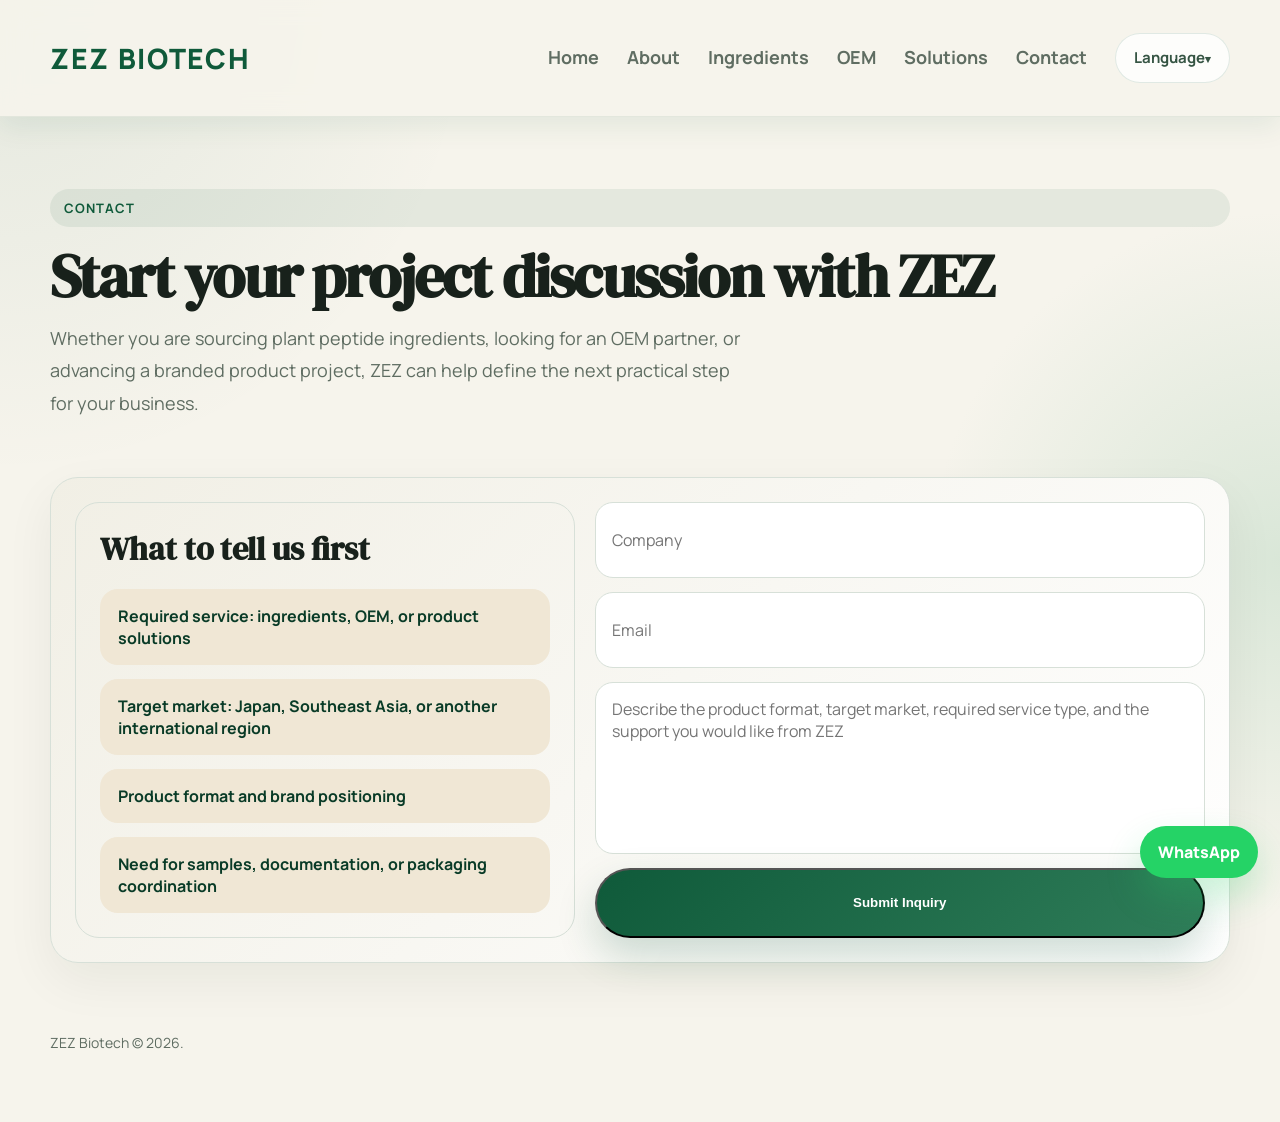
<file: contact.html>
<!DOCTYPE html>
<html lang="en">
<head>
  <meta charset="UTF-8">
  <meta name="viewport" content="width=device-width, initial-scale=1.0">
  <title>Contact | ZEZ Biotech</title>
  <link rel="preconnect" href="https://fonts.googleapis.com">
  <link rel="preconnect" href="https://fonts.gstatic.com" crossorigin>
  <link href="https://fonts.googleapis.com/css2?family=Manrope:wght@400;500;700;800&family=DM+Serif+Display&family=Noto+Sans+SC:wght@400;500;700;800&family=Noto+Sans+JP:wght@400;500;700;800&display=swap" rel="stylesheet">
  <link rel="stylesheet" href="styles.css">
</head>
<body>
  <header class="topbar">
    <div class="container nav">
      <a class="brand" href="index.html"><span style="display:inline-flex;align-items:center;min-height:74px;color:var(--primary);font-size:28px;font-weight:800;letter-spacing:0.06em;text-transform:uppercase;">ZEZ Biotech</span></a>
      <div class="nav-tools">
        <nav class="nav-links">
          <a href="index.html"><span class="i18n compact"><span class="lang zh">首页</span><span class="lang en">Home</span><span class="lang ja">ホーム</span></span></a>
          <a href="about.html"><span class="i18n compact"><span class="lang zh">关于我们</span><span class="lang en">About</span><span class="lang ja">会社概要</span></span></a>
          <a href="ingredients.html"><span class="i18n compact"><span class="lang zh">原料</span><span class="lang en">Ingredients</span><span class="lang ja">原料</span></span></a>
          <a href="oem.html"><span class="i18n compact"><span class="lang zh">代工服务</span><span class="lang en">OEM</span><span class="lang ja">OEM</span></span></a>
          <a href="solutions.html"><span class="i18n compact"><span class="lang zh">产品方案</span><span class="lang en">Solutions</span><span class="lang ja">製品ソリューション</span></span></a>
          <a href="contact.html"><span class="i18n compact"><span class="lang zh">联系我们</span><span class="lang en">Contact</span><span class="lang ja">お問い合わせ</span></span></a>
          <details class="lang-nav" data-lang-menu>
            <summary class="i18n compact"><span class="lang zh">语言</span><span class="lang en">Language</span><span class="lang ja">言語</span></summary>
            <div class="lang-nav-panel">
              <button type="button" data-lang-button="en">English</button>
              <button type="button" data-lang-button="zh">中文</button>
              <button type="button" data-lang-button="ja">日本語</button>
            </div>
          </details>
        </nav>
      </div>
    </div>
  </header>

  <main>
    <section class="page-hero">
      <div class="container">
        <span class="eyebrow i18n compact"><span class="lang zh">联系我们</span><span class="lang en">Contact</span><span class="lang ja">お問い合わせ</span></span>
        <h1 class="i18n"><span class="lang zh">与 ZEZ 启动项目沟通</span><span class="lang en">Start your project discussion with ZEZ</span><span class="lang ja">ZEZ と案件相談を始める</span></h1>
        <p class="i18n"><span class="lang zh">无论你正在寻找植物多肽原料、OEM 合作伙伴，还是希望推进品牌产品项目，ZEZ 都可以根据项目阶段提供更清晰的下一步建议。</span><span class="lang en">Whether you are sourcing plant peptide ingredients, looking for an OEM partner, or advancing a branded product project, ZEZ can help define the next practical step for your business.</span><span class="lang ja">植物ペプチド原料の調達、OEM 協業先の検討、ブランド製品案件の推進など、案件段階に応じて次の実務ステップをご提案できます。</span></p>
      </div>
    </section>

    <section class="block">
      <div class="container contact-box">
        <article class="content-block content-block-plain">
          <h2 class="i18n"><span class="lang zh">建议先提供的信息</span><span class="lang en">What to tell us first</span><span class="lang ja">最初に共有いただきたい内容</span></h2>
          <div class="feature-list">
            <div class="feature i18n compact"><span class="lang zh">所需服务类型：原料、OEM 或产品方案</span><span class="lang en">Required service: ingredients, OEM, or product solutions</span><span class="lang ja">必要なサービス: 原料、OEM、製品提案</span></div>
            <div class="feature i18n compact"><span class="lang zh">目标市场：日本、东南亚或其他国际区域</span><span class="lang en">Target market: Japan, Southeast Asia, or another international region</span><span class="lang ja">対象市場: 日本、東南アジア、その他海外地域</span></div>
            <div class="feature i18n compact"><span class="lang zh">产品形式与品牌定位</span><span class="lang en">Product format and brand positioning</span><span class="lang ja">商品形態とブランド方向</span></div>
            <div class="feature i18n compact"><span class="lang zh">样品、文件包或包装协同需求</span><span class="lang en">Need for samples, documentation, or packaging coordination</span><span class="lang ja">サンプル、資料、包装連携の要否</span></div>
          </div>
        </article>
        <form class="contact-form" onsubmit="event.preventDefault(); alert('Preview only. The real form will be connected later.');">
          <input type="text" data-ph-zh="公司名称" data-ph-en="Company" data-ph-ja="会社名" placeholder="Company">
          <input type="email" data-ph-zh="邮箱" data-ph-en="Email" data-ph-ja="メールアドレス" placeholder="Email">
          <textarea data-ph-zh="请描述产品形式、目标市场、所需服务类型，以及你希望 ZEZ 提供的支持内容" data-ph-en="Describe the product format, target market, required service type, and the support you would like from ZEZ" data-ph-ja="商品形態、対象市場、必要なサービス内容、そして ZEZ に希望する支援内容をご記入ください" placeholder="Describe the product format, target market, required service type, and the support you would like from ZEZ"></textarea>
          <button class="btn btn-primary" type="submit"><span class="i18n compact"><span class="lang zh">提交需求</span><span class="lang en">Submit Inquiry</span><span class="lang ja">送信する</span></span></button>
        </form>
      </div>
    </section>
  </main>

  <footer class="footer"><div class="container">ZEZ Biotech © 2026.</div></footer>
  <a class="whatsapp" href="https://wa.me/6598537298" target="_blank" rel="noreferrer">WhatsApp</a>
  <script src="i18n.js"></script>
</body>
</html>
</file>
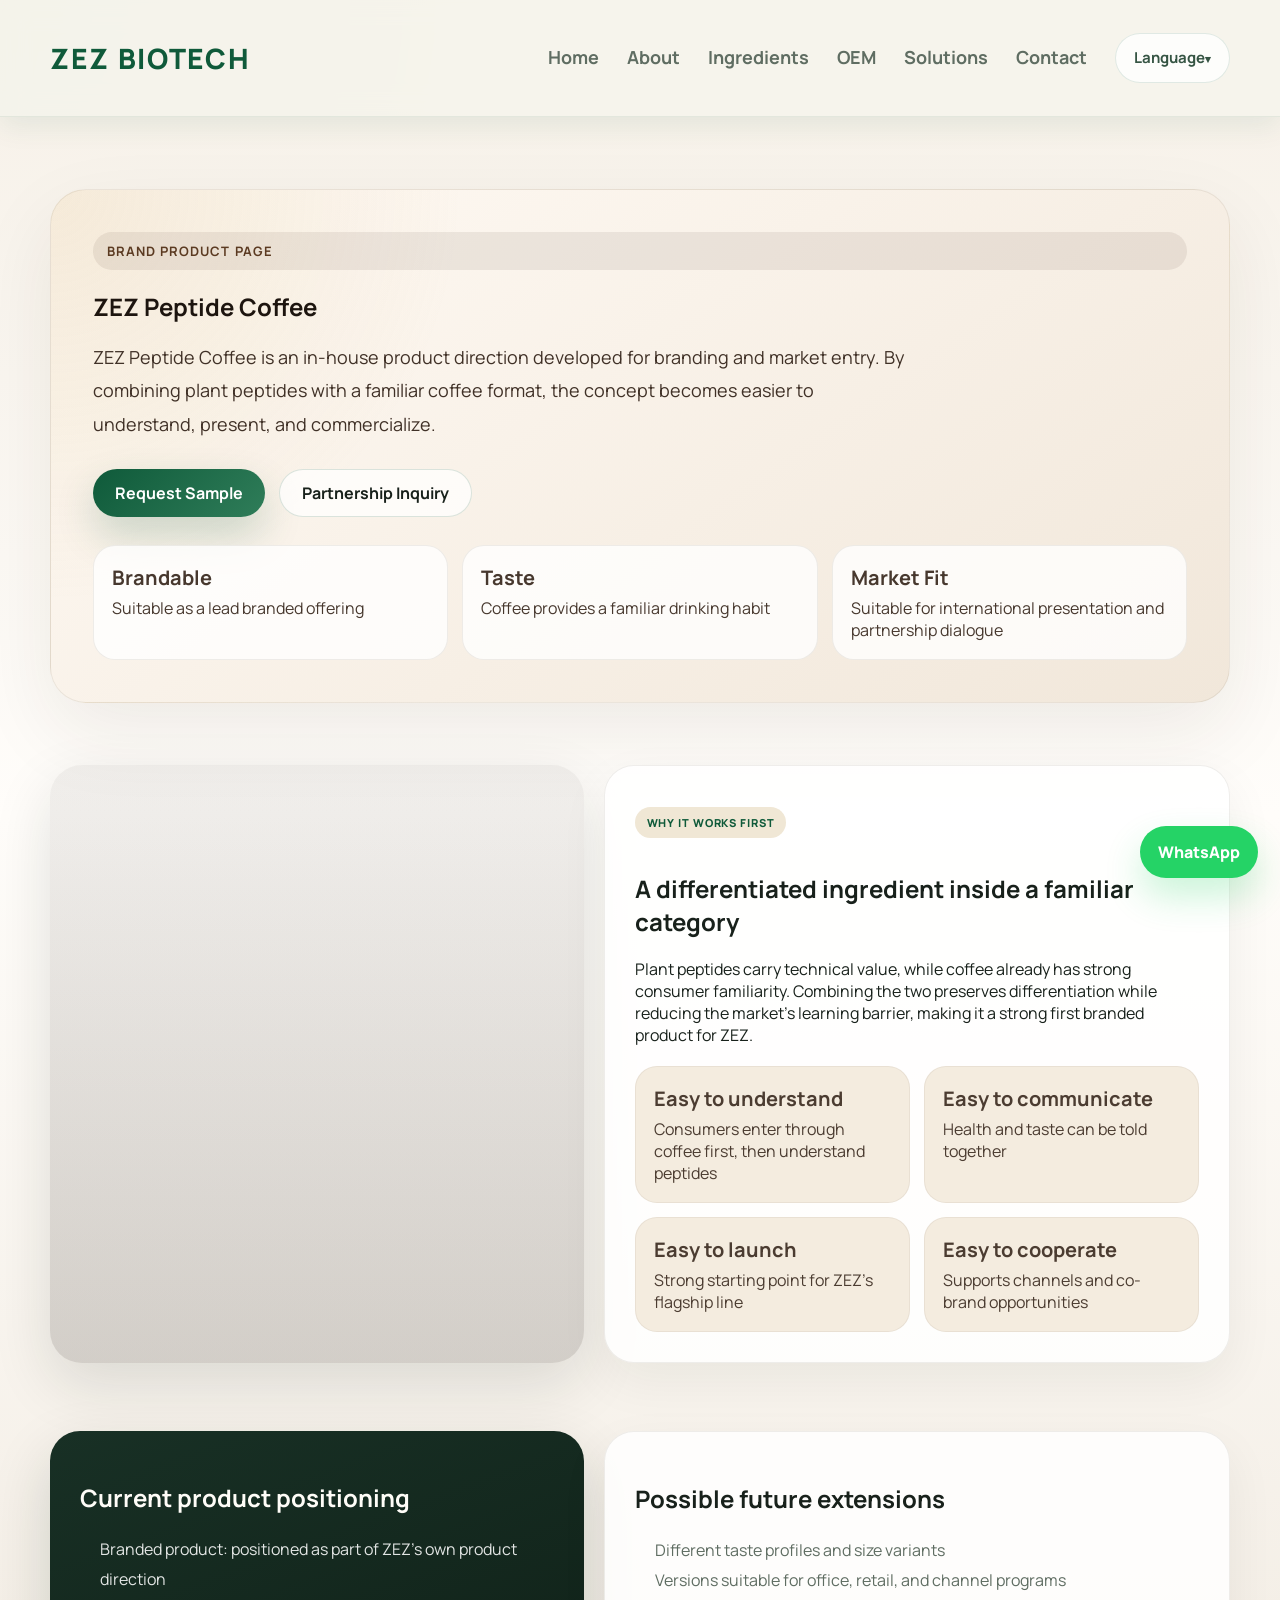
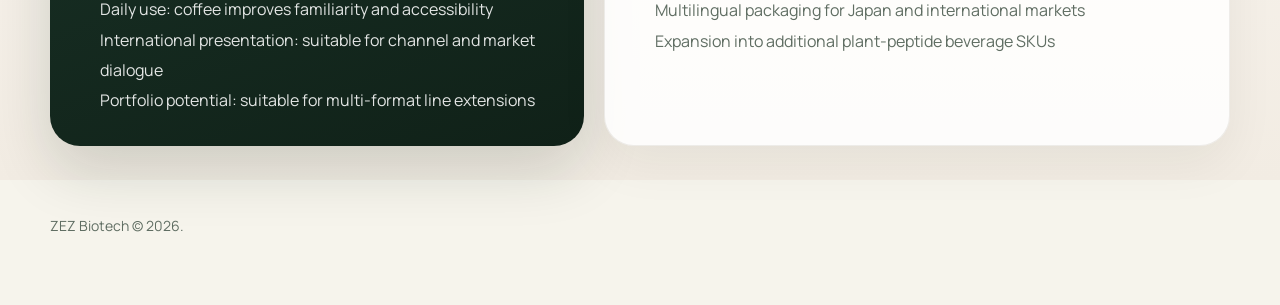
<file: peptide-coffee.html>
<!DOCTYPE html>
<html lang="en">
<head>
  <meta charset="UTF-8">
  <meta name="viewport" content="width=device-width, initial-scale=1.0">
  <title>Peptide Coffee | ZEZ Biotech</title>
  <link rel="preconnect" href="https://fonts.googleapis.com">
  <link rel="preconnect" href="https://fonts.gstatic.com" crossorigin>
  <link href="https://fonts.googleapis.com/css2?family=Manrope:wght@400;500;700;800&family=DM+Serif+Display&family=Noto+Sans+SC:wght@400;500;700;800&family=Noto+Sans+JP:wght@400;500;700;800&display=swap" rel="stylesheet">
  <link rel="stylesheet" href="styles.css">
</head>
<body>
  <header class="topbar">
    <div class="container nav">
      <a class="brand" href="index.html"><span style="display:inline-flex;align-items:center;min-height:74px;color:var(--primary);font-size:28px;font-weight:800;letter-spacing:0.06em;text-transform:uppercase;">ZEZ Biotech</span></a>
      <div class="nav-tools">
        <nav class="nav-links">
          <a href="index.html"><span class="i18n compact"><span class="lang zh">首页</span><span class="lang en">Home</span><span class="lang ja">ホーム</span></span></a>
          <a href="about.html"><span class="i18n compact"><span class="lang zh">关于我们</span><span class="lang en">About</span><span class="lang ja">会社概要</span></span></a>
          <a href="ingredients.html"><span class="i18n compact"><span class="lang zh">原料</span><span class="lang en">Ingredients</span><span class="lang ja">原料</span></span></a>
          <a href="oem.html"><span class="i18n compact"><span class="lang zh">代工服务</span><span class="lang en">OEM</span><span class="lang ja">OEM</span></span></a>
          <a href="solutions.html"><span class="i18n compact"><span class="lang zh">产品方案</span><span class="lang en">Solutions</span><span class="lang ja">製品ソリューション</span></span></a>
          <a href="contact.html"><span class="i18n compact"><span class="lang zh">联系我们</span><span class="lang en">Contact</span><span class="lang ja">お問い合わせ</span></span></a>
          <details class="lang-nav" data-lang-menu>
            <summary class="i18n compact"><span class="lang zh">语言</span><span class="lang en">Language</span><span class="lang ja">言語</span></summary>
            <div class="lang-nav-panel">
              <button type="button" data-lang-button="en">English</button>
              <button type="button" data-lang-button="zh">中文</button>
              <button type="button" data-lang-button="ja">日本語</button>
            </div>
          </details>
        </nav>
      </div>
    </div>
  </header>

  <main class="coffee-page-v2">
    <section class="coffee-v2-hero">
      <div class="container">
        <div class="coffee-v2-box">
          <span class="eyebrow i18n compact"><span class="lang zh">品牌产品页</span><span class="lang en">Brand Product Page</span><span class="lang ja">ブランド製品ページ</span></span>
          <h1 class="i18n"><span class="lang zh">ZEZ 多肽咖啡</span><span class="lang en">ZEZ Peptide Coffee</span><span class="lang ja">ZEZ ペプチドコーヒー</span></h1>
          <p class="i18n">
            <span class="lang zh">ZEZ 多肽咖啡是面向品牌化与市场导入而打造的自有产品方向。它以成熟的咖啡消费场景承接植物多肽原料，使产品更容易理解、传播与展示。</span>
            <span class="lang en">ZEZ Peptide Coffee is an in-house product direction developed for branding and market entry. By combining plant peptides with a familiar coffee format, the concept becomes easier to understand, present, and commercialize.</span>
            <span class="lang ja">ZEZ ペプチドコーヒーは、ブランド化と市場導入を前提に設計された自社製品方向です。植物ペプチドを馴染みあるコーヒー形式に組み込むことで、理解しやすく、伝えやすく、商業化しやすい提案になります。</span>
          </p>
          <div class="hero-actions">
            <a class="btn btn-primary" href="contact.html"><span class="i18n compact"><span class="lang zh">申请样品</span><span class="lang en">Request Sample</span><span class="lang ja">サンプル依頼</span></span></a>
            <a class="btn btn-secondary" href="contact.html"><span class="i18n compact"><span class="lang zh">渠道合作</span><span class="lang en">Partnership Inquiry</span><span class="lang ja">提携相談</span></span></a>
          </div>
          <div class="coffee-v2-kpis">
            <div class="coffee-v2-kpi">
              <strong class="i18n compact"><span class="lang zh">品牌化</span><span class="lang en">Brandable</span><span class="lang ja">ブランド化</span></strong>
              <span class="i18n compact"><span class="lang zh">适合作为 ZEZ 品牌产品入口</span><span class="lang en">Suitable as a lead branded offering</span><span class="lang ja">ブランド導入商品として適する</span></span>
            </div>
            <div class="coffee-v2-kpi">
              <strong class="i18n compact"><span class="lang zh">美味</span><span class="lang en">Taste</span><span class="lang ja">おいしさ</span></strong>
              <span class="i18n compact"><span class="lang zh">咖啡提供熟悉的饮用场景</span><span class="lang en">Coffee provides a familiar drinking habit</span><span class="lang ja">コーヒーが馴染みある飲用習慣を提供</span></span>
            </div>
            <div class="coffee-v2-kpi">
              <strong class="i18n compact"><span class="lang zh">市场性</span><span class="lang en">Market Fit</span><span class="lang ja">市場適合</span></strong>
              <span class="i18n compact"><span class="lang zh">适合作为国际展示与合作沟通产品</span><span class="lang en">Suitable for international presentation and partnership dialogue</span><span class="lang ja">海外展示や提携商談に適する</span></span>
            </div>
          </div>
        </div>
      </div>
    </section>

    <section class="block">
      <div class="container coffee-v2-grid">
        <div class="coffee-v2-image" style="background: linear-gradient(180deg, rgba(17, 11, 8, 0.06), rgba(17, 11, 8, 0.16)), url('https://images.unsplash.com/photo-1509042239860-f550ce710b93?auto=format&fit=crop&w=1600&q=80') center/cover no-repeat;"></div>
        <article class="coffee-v2-panel-light">
          <p class="card-label i18n compact"><span class="lang zh">为什么它适合先上市</span><span class="lang en">Why It Works First</span><span class="lang ja">なぜ先に上市しやすいか</span></p>
          <h2 class="i18n"><span class="lang zh">用成熟品类承接差异化原料</span><span class="lang en">A differentiated ingredient inside a familiar category</span><span class="lang ja">差別化原料を成熟カテゴリに落とし込む</span></h2>
          <p class="i18n">
            <span class="lang zh">植物多肽具有技术门槛，而咖啡具备稳定的消费认知。把两者结合，可以在保留专业差异化的同时降低市场理解成本，这也是它适合作为 ZEZ 首发品牌产品的原因。</span>
            <span class="lang en">Plant peptides carry technical value, while coffee already has strong consumer familiarity. Combining the two preserves differentiation while reducing the market's learning barrier, making it a strong first branded product for ZEZ.</span>
            <span class="lang ja">植物ペプチドは技術的な価値を持ち、コーヒーは消費者認知の高いカテゴリです。両者を組み合わせることで差別化を保ちながら理解のハードルを下げられ、ZEZ の初期ブランド製品として適しています。</span>
          </p>
          <div class="coffee-v2-stat-grid">
            <div class="coffee-v2-stat">
              <strong class="i18n compact"><span class="lang zh">更容易理解</span><span class="lang en">Easy to understand</span><span class="lang ja">理解しやすい</span></strong>
              <span class="i18n compact"><span class="lang zh">消费者先理解咖啡，再理解肽</span><span class="lang en">Consumers enter through coffee first, then understand peptides</span><span class="lang ja">まずコーヒーから入り、次にペプチドを理解する</span></span>
            </div>
            <div class="coffee-v2-stat">
              <strong class="i18n compact"><span class="lang zh">更容易传播</span><span class="lang en">Easy to communicate</span><span class="lang ja">伝えやすい</span></strong>
              <span class="i18n compact"><span class="lang zh">健康与美味可以一起讲</span><span class="lang en">Health and taste can be told together</span><span class="lang ja">健康とおいしさを同時に語れる</span></span>
            </div>
            <div class="coffee-v2-stat">
              <strong class="i18n compact"><span class="lang zh">更容易上市</span><span class="lang en">Easy to launch</span><span class="lang ja">上市しやすい</span></strong>
              <span class="i18n compact"><span class="lang zh">适合作为 ZEZ 旗舰起点</span><span class="lang en">Strong starting point for ZEZ's flagship line</span><span class="lang ja">ZEZ 旗艦ラインの起点に適する</span></span>
            </div>
            <div class="coffee-v2-stat">
              <strong class="i18n compact"><span class="lang zh">更容易合作</span><span class="lang en">Easy to cooperate</span><span class="lang ja">協業しやすい</span></strong>
              <span class="i18n compact"><span class="lang zh">便于渠道与联名拓展</span><span class="lang en">Supports channels and co-brand opportunities</span><span class="lang ja">販路や共同企画へ広げやすい</span></span>
            </div>
          </div>
        </article>
      </div>
    </section>

    <section class="block">
      <div class="container coffee-v2-grid">
        <article class="coffee-v2-panel-dark">
          <h2 class="i18n"><span class="lang zh">当前产品表达重点</span><span class="lang en">Current product positioning</span><span class="lang ja">現在の製品ポジショニング</span></h2>
          <ul class="list">
            <li class="i18n"><span class="lang zh">品牌产品：作为 ZEZ 自有产品方向进行展示</span><span class="lang en">Branded product: positioned as part of ZEZ's own product direction</span><span class="lang ja">ブランド製品: ZEZ 自社製品方向として展開</span></li>
            <li class="i18n"><span class="lang zh">日常饮用：以咖啡形式提升理解度与接受度</span><span class="lang en">Daily use: coffee improves familiarity and accessibility</span><span class="lang ja">日常飲用: コーヒー形式が理解しやすさを高める</span></li>
            <li class="i18n"><span class="lang zh">国际展示：适合用于市场沟通与渠道接洽</span><span class="lang en">International presentation: suitable for channel and market dialogue</span><span class="lang ja">海外展示: 市場説明や販路商談に適する</span></li>
            <li class="i18n"><span class="lang zh">延展空间：可发展为多规格与多版本产品线</span><span class="lang en">Portfolio potential: suitable for multi-format line extensions</span><span class="lang ja">拡張性: 複数仕様へのライン展開が可能</span></li>
          </ul>
        </article>
        <article class="coffee-v2-panel-light">
          <h2 class="i18n"><span class="lang zh">未来可延展的版本</span><span class="lang en">Possible future extensions</span><span class="lang ja">今後の展開可能性</span></h2>
          <ul class="list">
            <li class="i18n"><span class="lang zh">不同口味与规格版本</span><span class="lang en">Different taste profiles and size variants</span><span class="lang ja">フレーバーや仕様違いへの展開</span></li>
            <li class="i18n"><span class="lang zh">适合办公、零售与渠道合作的版本</span><span class="lang en">Versions suitable for office, retail, and channel programs</span><span class="lang ja">オフィス、店頭、販路向け仕様</span></li>
            <li class="i18n"><span class="lang zh">面向日本与国际市场的多语包装</span><span class="lang en">Multilingual packaging for Japan and international markets</span><span class="lang ja">日本および海外市場向け多言語包装</span></li>
            <li class="i18n"><span class="lang zh">延伸到更多植物多肽饮品 SKU</span><span class="lang en">Expansion into additional plant-peptide beverage SKUs</span><span class="lang ja">他の植物ペプチド飲料 SKU への拡張</span></li>
          </ul>
        </article>
      </div>
    </section>
  </main>

  <footer class="footer"><div class="container">ZEZ Biotech © 2026.</div></footer>
  <a class="whatsapp" href="https://wa.me/6598537298" target="_blank" rel="noreferrer">WhatsApp</a>
  <script src="i18n.js"></script>
</body>
</html>
</file>
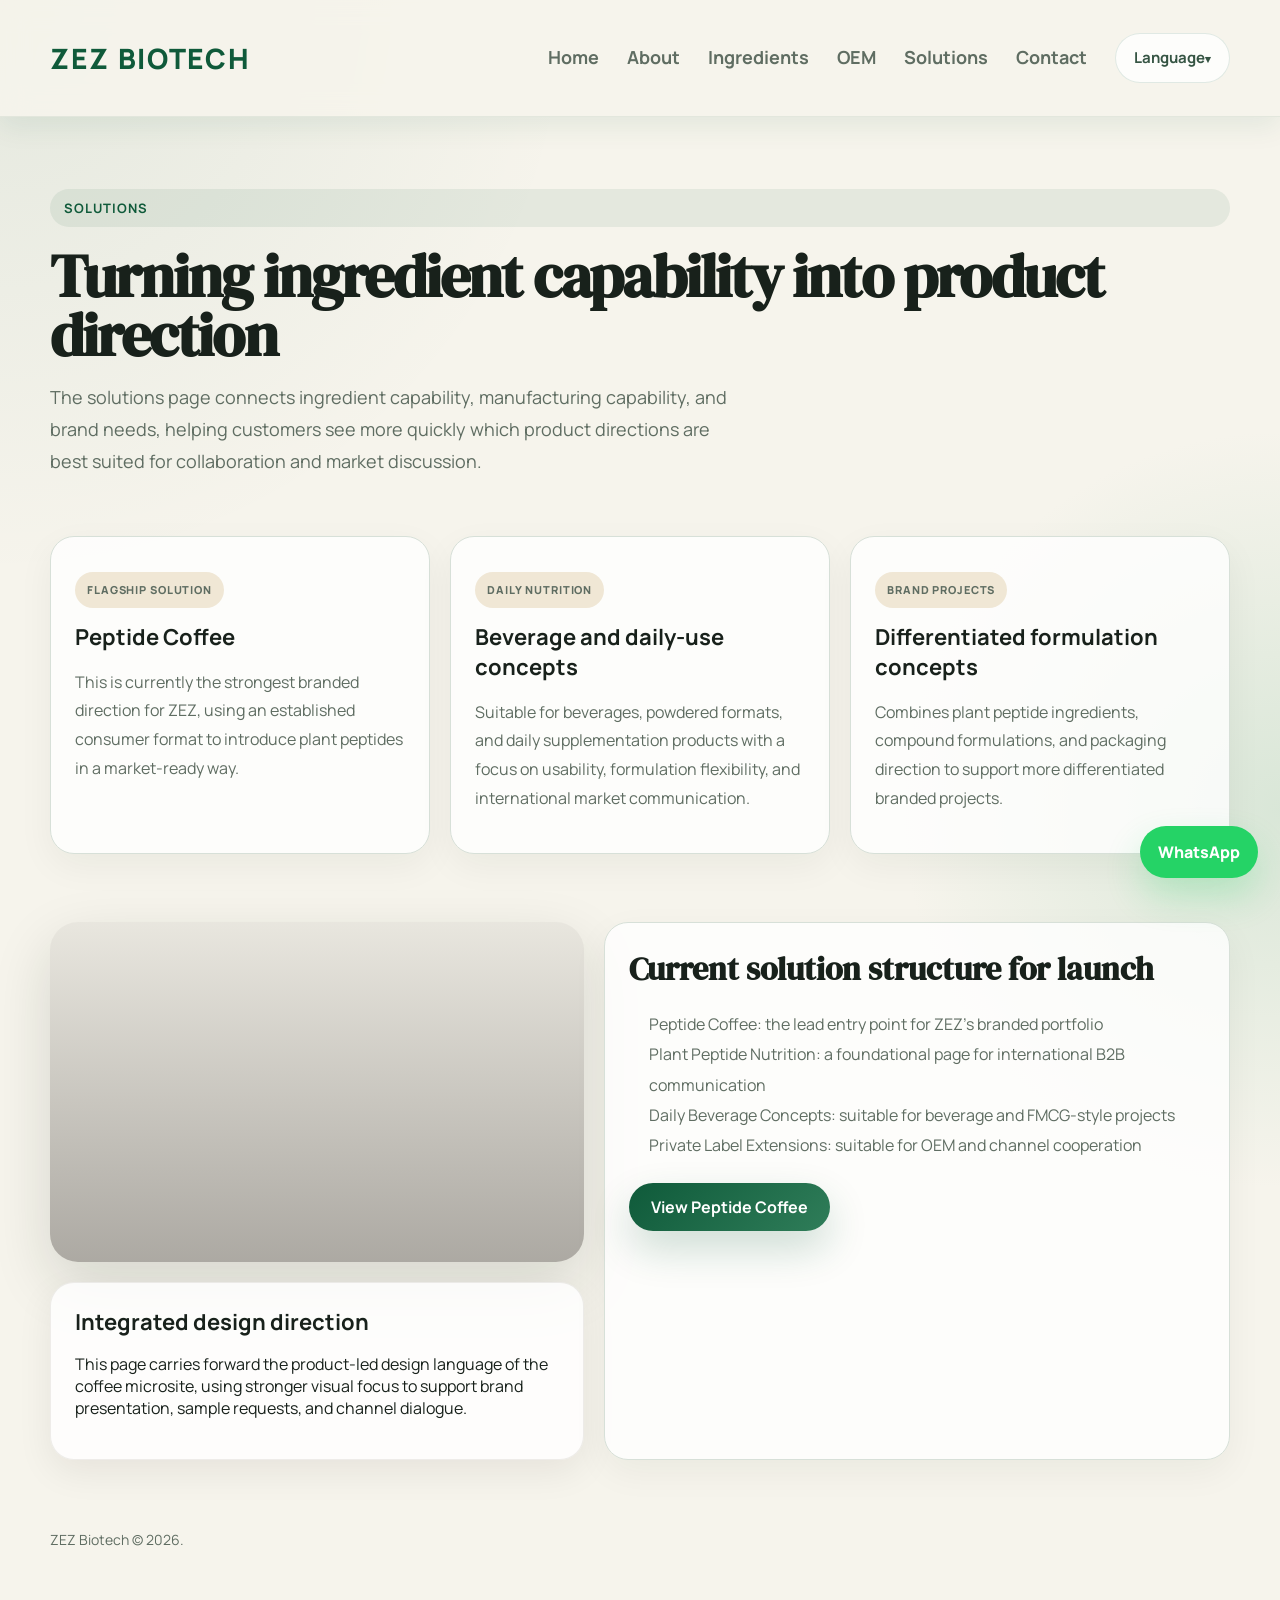
<file: solutions.html>
<!DOCTYPE html>
<html lang="en">
<head>
  <meta charset="UTF-8">
  <meta name="viewport" content="width=device-width, initial-scale=1.0">
  <title>Solutions | ZEZ Biotech</title>
  <link rel="preconnect" href="https://fonts.googleapis.com">
  <link rel="preconnect" href="https://fonts.gstatic.com" crossorigin>
  <link href="https://fonts.googleapis.com/css2?family=Manrope:wght@400;500;700;800&family=DM+Serif+Display&family=Noto+Sans+SC:wght@400;500;700;800&family=Noto+Sans+JP:wght@400;500;700;800&display=swap" rel="stylesheet">
  <link rel="stylesheet" href="styles.css">
</head>
<body>
  <header class="topbar">
    <div class="container nav">
      <a class="brand" href="index.html"><span style="display:inline-flex;align-items:center;min-height:74px;color:var(--primary);font-size:28px;font-weight:800;letter-spacing:0.06em;text-transform:uppercase;">ZEZ Biotech</span></a>
      <div class="nav-tools">
        <nav class="nav-links">
          <a href="index.html"><span class="i18n compact"><span class="lang zh">首页</span><span class="lang en">Home</span><span class="lang ja">ホーム</span></span></a>
          <a href="about.html"><span class="i18n compact"><span class="lang zh">关于我们</span><span class="lang en">About</span><span class="lang ja">会社概要</span></span></a>
          <a href="ingredients.html"><span class="i18n compact"><span class="lang zh">原料</span><span class="lang en">Ingredients</span><span class="lang ja">原料</span></span></a>
          <a href="oem.html"><span class="i18n compact"><span class="lang zh">代工服务</span><span class="lang en">OEM</span><span class="lang ja">OEM</span></span></a>
          <a href="solutions.html"><span class="i18n compact"><span class="lang zh">产品方案</span><span class="lang en">Solutions</span><span class="lang ja">製品ソリューション</span></span></a>
          <a href="contact.html"><span class="i18n compact"><span class="lang zh">联系我们</span><span class="lang en">Contact</span><span class="lang ja">お問い合わせ</span></span></a>
          <details class="lang-nav" data-lang-menu>
            <summary class="i18n compact"><span class="lang zh">语言</span><span class="lang en">Language</span><span class="lang ja">言語</span></summary>
            <div class="lang-nav-panel">
              <button type="button" data-lang-button="en">English</button>
              <button type="button" data-lang-button="zh">中文</button>
              <button type="button" data-lang-button="ja">日本語</button>
            </div>
          </details>
        </nav>
      </div>
    </div>
  </header>

  <main>
    <section class="page-hero">
      <div class="container">
        <span class="eyebrow i18n compact"><span class="lang zh">产品方案</span><span class="lang en">Solutions</span><span class="lang ja">製品ソリューション</span></span>
        <h1 class="i18n"><span class="lang zh">把原料能力转化为产品方向</span><span class="lang en">Turning ingredient capability into product direction</span><span class="lang ja">原料能力を製品方向へ変換する</span></h1>
        <p class="i18n"><span class="lang zh">Solutions 页面把原料能力、制造能力与品牌需求连接起来，让客户更快看到哪些产品方向更适合进入合作与市场沟通。</span><span class="lang en">The solutions page connects ingredient capability, manufacturing capability, and brand needs, helping customers see more quickly which product directions are best suited for collaboration and market discussion.</span><span class="lang ja">Solutions ページは、原料力、製造力、ブランドニーズをつなぎ、どの製品方向が協業や市場対話に適しているかを素早く理解できるようにします。</span></p>
      </div>
    </section>

    <section class="block">
      <div class="container grid-3">
        <article class="card">
          <p class="card-label i18n compact"><span class="lang zh">旗舰方案</span><span class="lang en">Flagship Solution</span><span class="lang ja">旗艦ソリューション</span></p>
          <h3 class="i18n"><span class="lang zh">Peptide Coffee</span><span class="lang en">Peptide Coffee</span><span class="lang ja">ペプチドコーヒー</span></h3>
          <p class="i18n"><span class="lang zh">这是 ZEZ 当前最适合作为品牌展示与市场切入的重点方向，以成熟消费场景承接植物多肽概念。</span><span class="lang en">This is currently the strongest branded direction for ZEZ, using an established consumer format to introduce plant peptides in a market-ready way.</span><span class="lang ja">ZEZ にとって現時点で最もブランド展開しやすい方向であり、成熟した消費シーンの中に植物ペプチドを組み込みます。</span></p>
        </article>
        <article class="card">
          <p class="card-label i18n compact"><span class="lang zh">日常营养</span><span class="lang en">Daily Nutrition</span><span class="lang ja">日常栄養</span></p>
          <h3 class="i18n"><span class="lang zh">饮品与日常补充方向</span><span class="lang en">Beverage and daily-use concepts</span><span class="lang ja">飲料と日常補給方向</span></h3>
          <p class="i18n"><span class="lang zh">适合饮品、冲调粉与日常补充型产品，强调使用便利性、配方适配性与国际市场可沟通性。</span><span class="lang en">Suitable for beverages, powdered formats, and daily supplementation products with a focus on usability, formulation flexibility, and international market communication.</span><span class="lang ja">飲料、粉末、日常補給型商品に適し、使いやすさ、処方適合性、海外向けの伝えやすさを重視します。</span></p>
        </article>
        <article class="card">
          <p class="card-label i18n compact"><span class="lang zh">品牌项目</span><span class="lang en">Brand Projects</span><span class="lang ja">ブランド案件</span></p>
          <h3 class="i18n"><span class="lang zh">差异化配方方向</span><span class="lang en">Differentiated formulation concepts</span><span class="lang ja">差別化処方向</span></h3>
          <p class="i18n"><span class="lang zh">结合植物多肽原料、复合配方与包装策略，为更细分的品牌项目提供清晰的产品逻辑。</span><span class="lang en">Combines plant peptide ingredients, compound formulations, and packaging direction to support more differentiated branded projects.</span><span class="lang ja">植物ペプチド原料、複合処方、包装方向を組み合わせ、差別化されたブランド案件に対応します。</span></p>
        </article>
      </div>
    </section>

    <section class="block">
      <div class="container split-media">
        <div class="coffee-stack">
          <div class="coffee-photo-card"></div>
          <article class="coffee-note-card">
            <h3 class="i18n"><span class="lang zh">设计语言整合</span><span class="lang en">Integrated design direction</span><span class="lang ja">統合されたデザイン方向</span></h3>
            <p class="i18n"><span class="lang zh">这一页延续咖啡站的产品化表达方式，用更强的视觉聚焦承接品牌产品、样品申请与渠道沟通。</span><span class="lang en">This page carries forward the product-led design language of the coffee microsite, using stronger visual focus to support brand presentation, sample requests, and channel dialogue.</span><span class="lang ja">このページはコーヒーサイトの製品志向デザインを引き継ぎ、より強いビジュアルでブランド訴求、サンプル依頼、販路商談を支えます。</span></p>
          </article>
        </div>
        <article class="content-block">
          <h2 class="i18n"><span class="lang zh">当前优先展示的方案结构</span><span class="lang en">Current solution structure for launch</span><span class="lang ja">現時点で優先表示すべき構成</span></h2>
          <ul class="list">
            <li class="i18n"><span class="lang zh">Peptide Coffee：ZEZ 品牌化产品的重点入口</span><span class="lang en">Peptide Coffee: the lead entry point for ZEZ's branded portfolio</span><span class="lang ja">ペプチドコーヒー: ZEZ ブランド製品群の先行入口</span></li>
            <li class="i18n"><span class="lang zh">Plant Peptide Nutrition：适合国际 B2B 沟通的基础方向页</span><span class="lang en">Plant Peptide Nutrition: a foundational page for international B2B communication</span><span class="lang ja">Plant Peptide Nutrition: 国際 B2B 向けの基礎ページ</span></li>
            <li class="i18n"><span class="lang zh">Daily Beverage Concepts：适合饮品与快消项目</span><span class="lang en">Daily Beverage Concepts: suitable for beverage and FMCG-style projects</span><span class="lang ja">Daily Beverage Concepts: 飲料・消費財案件向け</span></li>
            <li class="i18n"><span class="lang zh">Private Label Extensions：适合 OEM 与渠道合作项目</span><span class="lang en">Private Label Extensions: suitable for OEM and channel cooperation</span><span class="lang ja">Private Label Extensions: OEM・販路協業向け</span></li>
          </ul>
          <div class="cta-row">
            <a class="btn btn-primary" href="peptide-coffee.html"><span class="i18n compact"><span class="lang zh">查看 Peptide Coffee</span><span class="lang en">View Peptide Coffee</span><span class="lang ja">ペプチドコーヒーを見る</span></span></a>
          </div>
        </article>
      </div>
    </section>
  </main>

  <footer class="footer"><div class="container">ZEZ Biotech © 2026.</div></footer>
  <a class="whatsapp" href="https://wa.me/6598537298" target="_blank" rel="noreferrer">WhatsApp</a>
  <script src="i18n.js"></script>
</body>
</html>
</file>
<file: styles.css>
:root {
  --primary: #0f5a3a;
  --primary-dark: #093b27;
  --accent: #c9a15b;
  --accent-soft: #f0e7d5;
  --ink: #18211b;
  --muted: #5f6d62;
  --line: #d7e0d8;
  --bg: #f6f4ec;
  --card: #ffffff;
}

* {
  box-sizing: border-box;
}

html {
  scroll-behavior: smooth;
}

body {
  margin: 0;
  font-family: "Manrope", "Noto Sans SC", "Noto Sans JP", sans-serif;
  color: var(--ink);
  background:
    radial-gradient(circle at top left, rgba(15, 90, 58, 0.08), transparent 28%),
    radial-gradient(circle at right, rgba(182, 214, 191, 0.45), transparent 25%),
    var(--bg);
}

a {
  color: inherit;
  text-decoration: none;
}

img {
  display: block;
  max-width: 100%;
}

.container {
  width: min(1180px, calc(100% - 40px));
  margin: 0 auto;
}

.topbar {
  position: sticky;
  top: 0;
  z-index: 20;
  backdrop-filter: blur(14px);
  background: rgba(246, 244, 236, 0.88);
  border-bottom: 1px solid rgba(15, 90, 58, 0.08);
  box-shadow: 0 10px 26px rgba(15, 90, 58, 0.08);
}

.nav {
  display: flex;
  align-items: center;
  justify-content: space-between;
  min-height: 116px;
  gap: 30px;
  flex-wrap: nowrap;
}

.brand {
  display: flex;
  align-items: center;
  gap: 14px;
  color: var(--primary);
}

.brand-wordmark {
  height: 74px;
  width: auto;
  object-fit: contain;
}

.brand-wordmark-text {
  display: inline-flex;
  align-items: center;
  min-height: 74px;
  color: var(--primary);
  font-size: 28px;
  font-weight: 800;
  letter-spacing: 0.06em;
  text-transform: uppercase;
}

.nav-links {
  display: flex;
  flex-wrap: nowrap;
  align-items: center;
  justify-content: flex-end;
  gap: 28px;
  color: var(--muted);
  font-size: 18px;
  font-weight: 700;
  width: 100%;
  min-width: 0;
}

.nav-tools {
  display: flex;
  align-items: center;
  justify-content: flex-end;
  gap: 22px;
  margin-left: auto;
  flex: 1 1 auto;
  min-width: 0;
}

.nav-links > a {
  display: inline-flex;
  align-items: center;
  min-height: 50px;
  line-height: 1;
  white-space: nowrap;
}

.hero {
  padding: 88px 0 40px;
}

.hero-grid,
.page-grid,
.grid-3,
.grid-2,
.product-highlight,
.contact-box,
.split-media {
  display: grid;
  gap: 20px;
}

.hero-grid {
  grid-template-columns: 1.1fr 0.9fr;
  align-items: center;
  gap: 34px;
}

.page-grid {
  grid-template-columns: 0.9fr 1.1fr;
  align-items: start;
}

.grid-3 {
  grid-template-columns: repeat(3, 1fr);
}

.grid-2 {
  grid-template-columns: repeat(2, 1fr);
}

.product-highlight {
  grid-template-columns: 1fr 0.9fr;
  align-items: stretch;
}

.split-media {
  grid-template-columns: 0.92fr 1.08fr;
  align-items: stretch;
}

.contact-box {
  grid-template-columns: 0.9fr 1.1fr;
  padding: 24px;
  border-radius: 28px;
  background: linear-gradient(135deg, #f1efe5, #ffffff);
  border: 1px solid var(--line);
  box-shadow: 0 18px 50px rgba(20, 32, 24, 0.06);
}

.eyebrow {
  display: inline-flex;
  align-items: center;
  gap: 10px;
  padding: 10px 14px;
  border-radius: 999px;
  background: rgba(15, 90, 58, 0.08);
  color: var(--primary);
  font-size: 13px;
  font-weight: 700;
  text-transform: uppercase;
  letter-spacing: 0.08em;
}

.hero h1,
.page-hero h1 {
  margin: 20px 0 16px;
  font-family: "DM Serif Display", serif;
  line-height: 0.98;
  letter-spacing: -0.03em;
}

.hero-slogan {
  margin: 18px 0 0;
  color: var(--accent);
  font-size: 16px;
  font-weight: 800;
  letter-spacing: 0.08em;
  text-transform: uppercase;
}

html[lang="zh"] .hero h1,
html[lang="zh"] .page-hero h1,
html[lang="zh"] h2,
html[lang="zh"] h3,
html[lang="ja"] .hero h1,
html[lang="ja"] .page-hero h1,
html[lang="ja"] h2,
html[lang="ja"] h3 {
  font-family: "Noto Sans SC", "Noto Sans JP", "Manrope", sans-serif;
  letter-spacing: -0.02em;
}

.hero h1 {
  font-size: clamp(42px, 6vw, 76px);
}

.hero-title .lang {
  max-width: 14ch;
}

html[lang="zh"] .hero-title .lang.zh {
  max-width: none;
  font-size: clamp(34px, 4.6vw, 58px);
  font-weight: 800;
  line-height: 1.12;
  letter-spacing: -0.035em;
}

html[lang="en"] .hero-title .lang.en {
  max-width: 12ch;
}

html[lang="ja"] .hero-title .lang.ja {
  max-width: none;
  font-size: clamp(30px, 4vw, 50px);
  font-weight: 800;
  line-height: 1.14;
  letter-spacing: -0.025em;
}

.page-hero {
  padding: 72px 0 24px;
}

.coffee-hero {
  padding: 72px 0 28px;
}

.coffee-hero-grid {
  display: grid;
  grid-template-columns: 1.05fr 0.95fr;
  gap: 20px;
  align-items: stretch;
}

.coffee-hero-copy {
  padding: 36px;
  border-radius: 30px;
  background:
    linear-gradient(180deg, rgba(252, 248, 242, 0.98), rgba(244, 236, 227, 0.98)),
    radial-gradient(circle at top left, rgba(201, 161, 91, 0.16), transparent 38%);
  color: #1e1712;
  box-shadow: 0 28px 70px rgba(28, 16, 10, 0.18);
  border: 1px solid rgba(53, 33, 20, 0.08);
}

.coffee-hero .eyebrow {
  background: rgba(53, 33, 20, 0.08);
  color: #5b3a21;
}

.coffee-hero-copy h1,
.coffee-hero h2,
.coffee-story-card h2 {
  color: #1c140e;
}

.coffee-hero-copy p {
  color: #3f3027;
}

.coffee-kpis {
  display: grid;
  grid-template-columns: repeat(3, 1fr);
  gap: 14px;
  margin-top: 28px;
  max-width: 760px;
}

.coffee-kpi {
  padding: 18px;
  border-radius: 22px;
  background: rgba(255, 255, 255, 0.72);
  border: 1px solid rgba(53, 33, 20, 0.08);
  backdrop-filter: blur(8px);
}

.coffee-kpi strong {
  display: block;
  margin-bottom: 6px;
  font-size: 22px;
  color: #1c140e;
}

.coffee-kpi span {
  color: #43342a;
}

.coffee-hero-image {
  min-height: 100%;
  border-radius: 30px;
  background:
    linear-gradient(180deg, rgba(17, 11, 8, 0.06), rgba(17, 11, 8, 0.28)),
    url("https://images.unsplash.com/photo-1509042239860-f550ce710b93?auto=format&fit=crop&w=1600&q=80") center/cover no-repeat;
  box-shadow: 0 22px 60px rgba(20, 32, 24, 0.12);
}

.coffee-story {
  display: grid;
  grid-template-columns: 1.05fr 0.95fr;
  gap: 20px;
}

.coffee-story-card {
  padding: 28px;
  border-radius: 28px;
  background: linear-gradient(160deg, #143526, #0d2419);
  color: white;
  box-shadow: 0 24px 60px rgba(14, 35, 25, 0.22);
}

.coffee-story-card p {
  color: rgba(255, 255, 255, 0.9);
}

.coffee-image-card {
  min-height: 420px;
  border-radius: 28px;
  background:
    linear-gradient(180deg, rgba(17, 11, 8, 0.04), rgba(17, 11, 8, 0.36)),
    url("https://images.unsplash.com/photo-1509042239860-f550ce710b93?auto=format&fit=crop&w=1600&q=80") right center/cover no-repeat;
  box-shadow: 0 22px 60px rgba(20, 32, 24, 0.12);
}

.page-hero h1 {
  font-size: clamp(36px, 5vw, 60px);
}

.hero p,
.page-hero p,
.section-copy,
.card p,
.content-block p,
.contact-copy p {
  color: var(--muted);
  line-height: 1.8;
}

.i18n {
  display: grid;
  gap: 6px;
}

.lang {
  display: none;
}

html[lang="zh"] .lang.zh,
html[lang="en"] .lang.en,
html[lang="ja"] .lang.ja {
  display: block;
}

.lang-switcher {
  display: inline-flex;
  align-items: center;
  gap: 6px;
  padding: 4px;
  border: 1px solid rgba(15, 90, 58, 0.12);
  border-radius: 999px;
  background: rgba(255, 255, 255, 0.75);
}

.lang-switcher button {
  border: 0;
  background: transparent;
  color: #355443;
  border-radius: 999px;
  padding: 8px 12px;
  font: inherit;
  font-size: 12px;
  font-weight: 700;
  cursor: pointer;
}

.lang-switcher button.is-active {
  background: var(--primary);
  color: white;
}

.lang-nav {
  position: relative;
}

.lang-nav summary {
  display: inline-flex;
  align-items: center;
  gap: 8px;
  min-height: 50px;
  padding: 12px 18px;
  border: 1px solid rgba(15, 90, 58, 0.12);
  border-radius: 999px;
  background: rgba(255, 255, 255, 0.75);
  color: #355443;
  font-size: 15px;
  font-weight: 700;
  cursor: pointer;
  list-style: none;
}

.lang-nav summary::-webkit-details-marker {
  display: none;
}

.lang-nav summary::after {
  content: "▾";
  font-size: 11px;
}

.lang-nav[open] summary::after {
  content: "▴";
}

.lang-nav-panel {
  position: absolute;
  right: 0;
  top: calc(100% + 8px);
  z-index: 40;
  display: grid;
  gap: 6px;
  min-width: 118px;
  padding: 8px;
  border: 1px solid rgba(15, 90, 58, 0.12);
  border-radius: 18px;
  background: rgba(255, 255, 255, 0.97);
  box-shadow: 0 16px 40px rgba(20, 32, 24, 0.12);
}

.lang-nav button {
  border: 0;
  background: transparent;
  color: #355443;
  border-radius: 12px;
  padding: 9px 10px;
  text-align: left;
  font: inherit;
  font-size: 12px;
  font-weight: 700;
  cursor: pointer;
}

.lang-nav button.is-active,
.lang-nav button:hover {
  background: var(--primary);
  color: white;
}

.nav-links .i18n {
  gap: 2px;
}

.nav-links .lang {
  line-height: 1.1;
}

.nav-links .en,
.nav-links .zh,
.nav-links .ja {
  font-size: 16px;
}

.i18n.compact {
  gap: 0;
}

.i18n.compact .lang {
  font-size: inherit;
}

.i18n .zh,
.i18n .ja {
  color: inherit;
  opacity: 0.96;
  font-size: 0.95em;
}

.hero p,
.page-hero p {
  margin: 0;
  max-width: 700px;
  font-size: 18px;
}

.hero-actions {
  display: flex;
  flex-wrap: wrap;
  gap: 14px;
  margin-top: 28px;
}

.btn {
  display: inline-flex;
  align-items: center;
  justify-content: center;
  min-height: 48px;
  padding: 0 22px;
  border-radius: 999px;
  font-weight: 700;
  transition: transform 0.2s ease, box-shadow 0.2s ease;
}

.btn:hover {
  transform: translateY(-2px);
}

.btn-primary {
  color: white;
  background: linear-gradient(135deg, var(--primary), #2f7d59);
  box-shadow: 0 18px 40px rgba(15, 90, 58, 0.2);
}

.btn-secondary {
  border: 1px solid rgba(15, 90, 58, 0.15);
  background: rgba(255, 255, 255, 0.72);
}

.hero-panel,
.product-visual {
  position: relative;
  overflow: hidden;
  border-radius: 30px;
  color: white;
  background: linear-gradient(180deg, #173626, #0c2318);
  box-shadow: 0 28px 70px rgba(11, 38, 25, 0.28);
}

.hero-panel {
  padding: 28px;
}

.panel-title {
  margin: 0;
  font-size: clamp(28px, 3vw, 38px);
  line-height: 1.05;
}

.panel-copy {
  margin-top: 12px;
  color: rgba(255, 255, 255, 0.8);
  font-size: 16px;
  line-height: 1.8;
}

.product-visual {
  min-height: 320px;
  padding: 28px;
  display: flex;
  flex-direction: column;
  justify-content: end;
  background:
    radial-gradient(circle at top, rgba(255, 255, 255, 0.16), transparent 30%),
    linear-gradient(160deg, #214e37, #0f2419);
}

.hero-panel::before {
  content: "";
  position: absolute;
  inset: auto -50px -80px auto;
  width: 240px;
  height: 240px;
  background: radial-gradient(circle, rgba(121, 212, 165, 0.45), transparent 60%);
}

.product-badge,
.card-label {
  display: inline-block;
  border-radius: 999px;
  text-transform: uppercase;
  letter-spacing: 0.08em;
}

.product-badge {
  margin-bottom: 12px;
  padding: 8px 12px;
  background: rgba(255, 255, 255, 0.1);
  font-size: 12px;
}

.card-label {
  margin-bottom: 14px;
  padding: 8px 12px;
  background: var(--accent-soft);
  color: var(--primary);
  font-size: 11px;
  font-weight: 800;
}

.stats {
  display: grid;
  grid-template-columns: repeat(3, 1fr);
  gap: 12px;
  margin-top: 24px;
}

.stat {
  padding: 16px;
  border-radius: 18px;
  background: rgba(255, 255, 255, 0.08);
  border: 1px solid rgba(255, 255, 255, 0.08);
}

.stat strong {
  display: block;
  font-size: 28px;
  margin-bottom: 4px;
}

section.block {
  padding: 34px 0;
}

.section-head {
  display: flex;
  align-items: end;
  justify-content: space-between;
  gap: 20px;
  margin-bottom: 20px;
}

.section-head h2,
.content-block h2 {
  margin: 0;
  font-family: "DM Serif Display", serif;
}

.section-head h2 {
  font-size: clamp(28px, 4vw, 42px);
}

.content-block h2 {
  font-size: 32px;
}

.section-head p {
  margin: 0;
  max-width: 560px;
  color: var(--muted);
  line-height: 1.8;
}

.card,
.content-block {
  padding: 24px;
  border-radius: 24px;
  background: rgba(255, 255, 255, 0.8);
  border: 1px solid var(--line);
  box-shadow: 0 12px 36px rgba(20, 32, 24, 0.05);
}

.media-card {
  overflow: hidden;
  min-height: 100%;
  border-radius: 28px;
  border: 1px solid var(--line);
  background: rgba(255, 255, 255, 0.86);
  box-shadow: 0 12px 36px rgba(20, 32, 24, 0.08);
}

.media-card img {
  width: 100%;
  height: 100%;
  min-height: 320px;
  object-fit: cover;
}

.card h3,
.content-block h3 {
  margin: 0 0 10px;
  font-size: 22px;
}

.product-title {
  margin: 0;
  font-family: "DM Serif Display", serif;
  font-size: clamp(34px, 4vw, 44px);
  line-height: 1.02;
  letter-spacing: -0.02em;
}

html[lang="zh"] .product-title,
html[lang="ja"] .product-title {
  font-family: "Noto Sans SC", "Noto Sans JP", "Manrope", sans-serif;
  letter-spacing: -0.01em;
}

.product-copy {
  margin: 14px 0 0;
  color: rgba(255, 255, 255, 0.8);
  line-height: 1.8;
}

.coffee-stack {
  display: grid;
  gap: 20px;
}

.coffee-photo-card {
  min-height: 340px;
  border-radius: 28px;
  background:
    linear-gradient(180deg, rgba(17, 11, 8, 0.06), rgba(17, 11, 8, 0.32)),
    url("https://images.unsplash.com/photo-1509042239860-f550ce710b93?auto=format&fit=crop&w=1600&q=80") center/cover no-repeat;
  box-shadow: 0 22px 60px rgba(20, 32, 24, 0.14);
}

.coffee-note-card {
  padding: 24px;
  border-radius: 24px;
  background: rgba(255, 255, 255, 0.82);
  border: 1px solid rgba(58, 38, 24, 0.08);
  box-shadow: 0 12px 36px rgba(32, 21, 14, 0.07);
}

.coffee-note-card h3 {
  margin: 0 0 10px;
  font-size: 22px;
}

.cta-row {
  margin-top: 22px;
}

.feature-list {
  display: grid;
  gap: 14px;
  margin-top: 18px;
}

.feature {
  padding: 16px 18px;
  border-radius: 18px;
  background: var(--accent-soft);
  color: var(--primary-dark);
  font-weight: 700;
}

.list {
  margin: 18px 0 0;
  padding-left: 20px;
  color: var(--muted);
  line-height: 1.9;
}

.contact-form {
  display: grid;
  gap: 14px;
}

.contact-form input,
.contact-form textarea {
  width: 100%;
  border: 1px solid var(--line);
  border-radius: 18px;
  padding: 15px 16px;
  font: inherit;
  background: white;
}

.contact-form textarea {
  min-height: 150px;
  resize: vertical;
}

.content-block-plain {
  background: transparent;
  box-shadow: none;
}

.footer {
  padding: 36px 0 70px;
  color: var(--muted);
  font-size: 14px;
}

.whatsapp {
  position: fixed;
  right: 22px;
  bottom: 22px;
  z-index: 30;
  display: inline-flex;
  align-items: center;
  justify-content: center;
  min-height: 52px;
  padding: 0 18px;
  border-radius: 999px;
  background: #25d366;
  color: white;
  font-weight: 800;
  box-shadow: 0 18px 36px rgba(37, 211, 102, 0.24);
}

@media (max-width: 960px) {
  .hero-grid,
  .page-grid,
  .grid-3,
  .grid-2,
  .product-highlight,
  .contact-box,
  .split-media,
  .coffee-story,
  .coffee-hero-grid {
    grid-template-columns: 1fr;
  }

  .nav {
    min-height: 96px;
    gap: 14px;
    padding: 12px 0;
  }

  .nav-tools {
    width: auto;
    flex-direction: row;
    align-items: center;
  }

  .nav-links {
    gap: 14px;
    font-size: 16px;
    overflow: visible;
    padding-bottom: 0;
  }

  .lang-nav {
    margin-top: 0;
  }

  .stats {
    grid-template-columns: 1fr;
  }

  .coffee-kpis {
    grid-template-columns: 1fr;
  }
}

@media (max-width: 640px) {
  .hero {
    padding-top: 56px;
  }

  .hero h1,
  .page-hero h1 {
    line-height: 1.05;
  }

  .brand-wordmark {
    height: 58px;
  }

  .nav-links {
    gap: 12px;
    font-size: 15px;
  }

  .lang-nav summary {
    padding: 10px 14px;
    font-size: 14px;
  }
}

.coffee-page-v2 {
  background: linear-gradient(180deg, #f7f2ea 0%, #fffdfa 42%, #f2ece3 100%);
}

.coffee-v2-hero {
  padding: 72px 0 28px;
}

.coffee-v2-box {
  padding: 42px;
  border-radius: 36px;
  background:
    radial-gradient(circle at top left, rgba(201, 161, 91, 0.18), transparent 32%),
    linear-gradient(145deg, #fffaf4, #f1e7da);
  border: 1px solid rgba(58, 38, 24, 0.08);
  box-shadow: 0 30px 80px rgba(48, 33, 22, 0.08);
}

.coffee-v2-box .eyebrow {
  background: rgba(53, 33, 20, 0.08);
  color: #5b3a21;
}

.coffee-v2-box h1 {
  margin: 20px 0 16px;
  color: #1d150f;
}

.coffee-v2-box p {
  max-width: 820px;
  color: #403127;
  font-size: 18px;
  line-height: 1.85;
}

.coffee-v2-kpis {
  display: grid;
  grid-template-columns: repeat(3, 1fr);
  gap: 14px;
  margin-top: 28px;
}

.coffee-v2-kpi {
  padding: 18px;
  border-radius: 22px;
  background: rgba(255, 255, 255, 0.78);
  border: 1px solid rgba(58, 38, 24, 0.08);
}

.coffee-v2-kpi strong {
  display: block;
  margin-bottom: 6px;
  color: #1b140f;
  font-size: 20px;
}

.coffee-v2-kpi span {
  color: #47382e;
}

.coffee-v2-grid {
  display: grid;
  grid-template-columns: 0.92fr 1.08fr;
  gap: 20px;
}

.coffee-v2-image {
  min-height: 430px;
  border-radius: 32px;
  background:
    linear-gradient(180deg, rgba(17, 11, 8, 0.06), rgba(17, 11, 8, 0.16)),
    url("https://images.unsplash.com/photo-1509042239860-f550ce710b93?auto=format&fit=crop&w=1600&q=80") center/cover no-repeat;
  box-shadow: 0 22px 60px rgba(20, 32, 24, 0.12);
}

.coffee-v2-panel-light,
.coffee-v2-panel-dark {
  padding: 30px;
  border-radius: 30px;
}

.coffee-v2-panel-light {
  background: rgba(255, 255, 255, 0.84);
  border: 1px solid rgba(58, 38, 24, 0.08);
  box-shadow: 0 18px 50px rgba(20, 32, 24, 0.06);
}

.coffee-v2-panel-dark {
  background: linear-gradient(160deg, #183025, #102118);
  box-shadow: 0 24px 60px rgba(14, 35, 25, 0.16);
}

.coffee-v2-panel-dark h2 {
  color: #fffdf8;
}

.coffee-v2-panel-dark p,
.coffee-v2-panel-dark li {
  color: rgba(255, 255, 255, 0.88);
}

.coffee-v2-stat-grid {
  display: grid;
  grid-template-columns: repeat(2, 1fr);
  gap: 14px;
  margin-top: 20px;
}

.coffee-v2-stat {
  padding: 18px;
  border-radius: 22px;
  background: #f4ecdf;
  border: 1px solid rgba(58, 38, 24, 0.06);
}

.coffee-v2-stat strong {
  display: block;
  margin-bottom: 6px;
  color: #1b140f;
  font-size: 20px;
}

.coffee-v2-stat span {
  color: #4b3c31;
}

@media (max-width: 960px) {
  .coffee-v2-grid,
  .coffee-v2-kpis,
  .coffee-v2-stat-grid {
    grid-template-columns: 1fr;
  }
}
</file>
